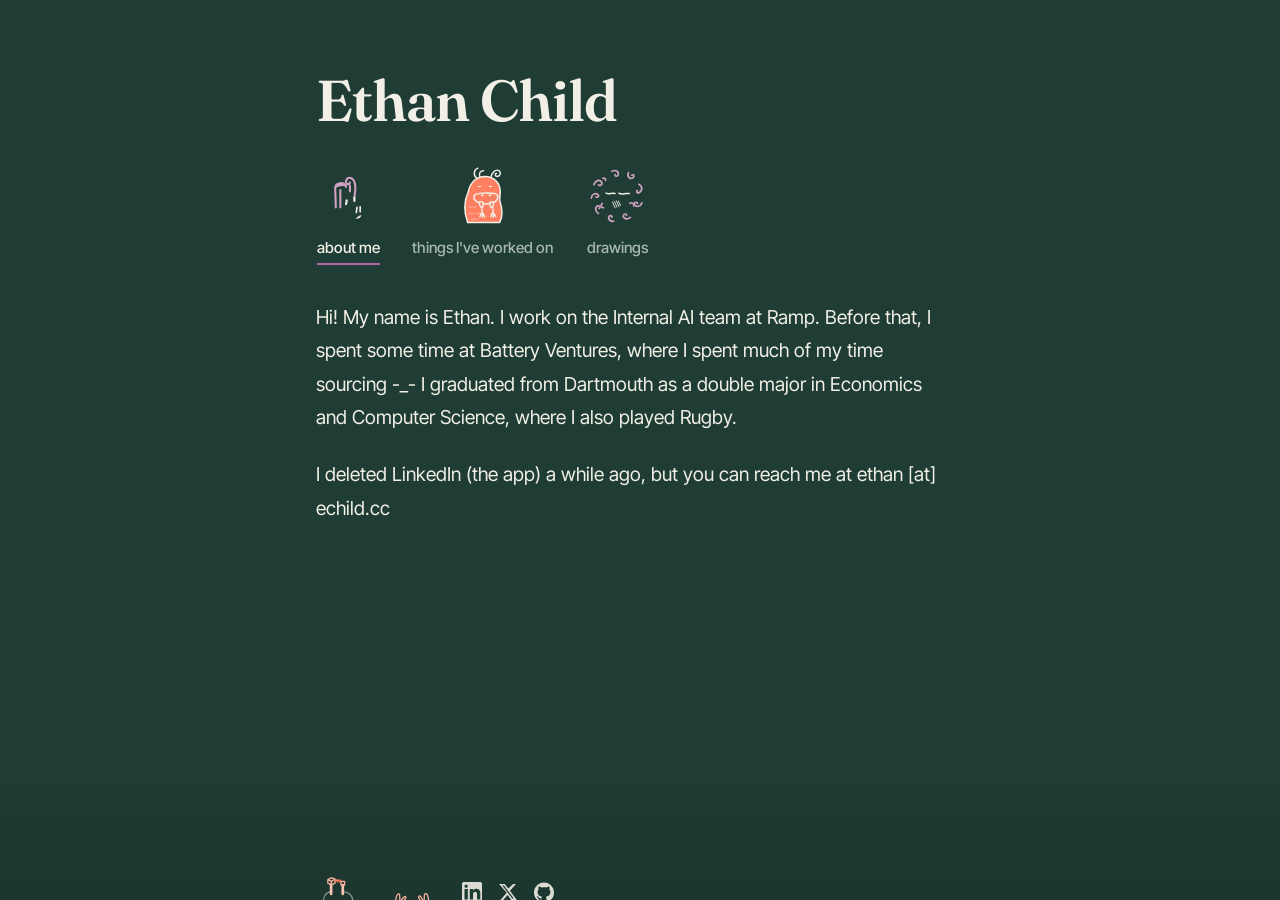
<file: index.html>
<!DOCTYPE html>
<html lang="en">
<head>
  <meta charset="UTF-8" />
  <meta name="viewport" content="width=device-width, initial-scale=1.0" />
  <title>Ethan Child</title>
  <link rel="stylesheet" href="style.css" />
  <link rel="icon" type="image/svg+xml" href="favicon.svg" />
  <link rel="preconnect" href="https://fonts.googleapis.com" />
  <link rel="preconnect" href="https://fonts.gstatic.com" crossorigin />
  <link rel="stylesheet" href="https://fonts.googleapis.com/css2?family=Fraunces:opsz,wght@9..144,400;9..144,600&family=Inter+Tight:wght@400;500;600&display=swap" />
  <script src="settings.js"></script>
</head>
<body class="no-anim">

  <!-- ── Inside ── -->
  <div class="shell">
    <div class="landing">
      <div class="name">Ethan Child</div>

      <nav class="landing-nav">
        <a href="#about" data-page="about">
          <svg class="critter minimal" viewBox="0 0 100 100" aria-hidden="true">
            <path class="feature" d="M31 74 L30 44 C30 35 44 33 47 42" />
            <path class="feature" d="M38 74 L38 47" />
            <path class="feature-fill" d="M29 45 C30 34 45 32 48 42 C44 40 36 39 29 45 Z" />
            <path class="feature" d="M60 58 C63 44 62 30 54 28 C48 27 45 33 48 37 C50 39 53 37 53 35" />
            <path class="feature" d="M53 40 L53 49" />
            <g class="eye" data-r="4"><g class="look"><path class="tick" d="M48 63 L47 69" /></g></g>
            <g class="eye" data-r="4"><g class="look"><path class="tick" d="M60 59 L60 64" /></g></g>
            <path class="mark" d="M64 74 L63 82 M69 73 L69 81" />
            <path class="ink-fill" d="M62 92 C64 89 68 87 71 86 C70 90 67 92 62 92 Z" />
          </svg>
          <span>about me</span>
        </a>
        <a href="#built" data-page="built">
          <svg class="critter horned" style="--crit: var(--p2)" viewBox="0 0 100 100" aria-hidden="true">
            <path class="line" d="M62 24 C63 15 70 9 75 12 C79 15 77 21 72 21 C69 21 68 17 71 16" />
            <path class="line" d="M40 24 C34 18 36 10 42 8 M45 22 C43 16 46 12 51 12" />
            <path class="body" d="M26 93 C20 76 21 58 27 45 C30 30 40 21 53 21 C67 21 77 31 77 45 L76 58 C80 70 81 84 76 93 Z" />
            <path class="fine" d="M28 68 q3 4 6 0 q3 4 6 0 M27 78 q3 4 6 0 q3 4 6 0 q3 4 6 0 M30 87 q3 4 6 0 q3 4 6 0" />
            <g class="eye"><circle class="sclera" cx="44" cy="37" r="6.5" /><circle class="pupil" cx="44" cy="37" r="2" /></g>
            <g class="eye"><circle class="sclera" cx="62" cy="37" r="6.5" /><circle class="pupil" cx="62" cy="37" r="2" /></g>
            <path class="body" d="M36 52 C36 46 72 45 73 51 C74 59 67 64 55 64 C43 64 35 59 36 52 Z" />
            <path class="line" d="M48 51 q1 -2 2 0 M60 51 q1 -2 2 0" />
            <path class="body" d="M44 61 q1 9 5 9 q2 -4 1 -9 Z M61 61 q-1 9 3 9 q3 -2 2 -9 Z" />
            <path class="line" d="M48 72 l1 7 M47 79 l-2 5 M49 79 l0 6 M50 79 l3 5 M66 72 l-1 7 M64 79 l-2 5 M66 79 l0 6 M67 79 l3 5" />
          </svg>
          <span>things I've worked on</span>
        </a>
        <a href="#drawings" data-page="drawings">
<svg class="critter minimal scribble" viewBox="0 0 100 100" aria-hidden="true">
            <path class="curl" d="M14 34 c2 -7 9 -9 12 -4 c2 4 -3 7 -5 4" />
            <path class="curl" d="M42 13 c5 -3 11 0 10 5 c-1 4 -6 3 -5 0" />
            <path class="curl" d="M68 15 c-3 6 2 11 7 8 c3 -2 1 -6 -2 -4" />
            <path class="curl" d="M84 33 c6 3 6 10 1 13 c-3 2 -6 -1 -3 -3" />
            <path class="curl" d="M89 62 c-2 6 -9 8 -12 3 c-1 -3 3 -5 5 -2" />
            <path class="curl" d="M71 85 c-5 4 -12 2 -11 -3 c1 -3 5 -3 5 0" />
            <path class="curl" d="M45 91 c-6 1 -10 -4 -7 -8 c2 -2 5 0 4 2" />
            <path class="curl" d="M21 79 c-5 -3 -6 -10 -1 -12 c3 -1 5 3 2 4" />
            <path class="curl" d="M10 55 c0 -6 6 -9 10 -6 c3 2 0 6 -3 4" />
            <path class="curl" d="M27 63 c-3 3 -2 7 2 7" />
            <path class="curl" d="M70 63 c3 -2 7 0 6 4" />
            <path class="curl" d="M28 24 c3 -1 5 1 4 3" />
            <g class="eye" data-r="5">
              <path class="ink-line lid" d="M33 47 Q36.5 48.6 40 47.8 Q43.5 47 47 47.6" />
              <g class="open"><path class="ink-line" d="M32.3 45 C32.6 39.5 37 37.6 41 38.1 C45.6 38.7 48.3 42.6 47.8 46.6 C47.3 51 43.6 54 39.6 53.8 C35.4 53.6 32.1 50.2 32.4 46.2 C32.5 45 33 44 33.7 43.2" />
              <g class="look"><ellipse class="ink-fill" cx="40.5" cy="48.5" rx="2.2" ry="3.3" /></g></g>
            </g>
            <g class="eye" data-r="5">
              <path class="ink-line lid" d="M53 47.4 Q57 48.8 61 48 Q65 47.2 69 47.8" />
              <g class="open"><path class="ink-line" d="M52.3 46 C52.6 40.4 57 37.6 61.5 37.9 C66.5 38.3 70.2 42.3 69.9 47.4 C69.6 52.2 65.6 56 60.8 55.8 C56 55.6 52.2 51.6 52.4 46.8 C52.5 45.6 53 44.6 53.8 43.8" />
              <g class="look"><circle class="ink-fill" cx="59" cy="50" r="2.4" /></g></g>
            </g>
            <path class="mark hatch" d="M43 61 L47 70 M46 60 L50 69 M49 59.5 L53 68 M52 59.5 L55.5 66.5" />
          </svg>
          <span>drawings</span>
        </a>
      </nav>

      <!-- Home -->
      <div id="page-about" class="page-content">
        <div class="about-text">
          <p>
            Hi! My name is Ethan. I work on the Internal AI team at Ramp. Before that, I spent some time at Battery Ventures, where I spent much of my time sourcing -_-
            I graduated from Dartmouth as a double major in Economics and Computer Science, where I also played Rugby.
          </p>
          <p>
            I deleted LinkedIn (the app) a while ago, but you can reach me at ethan [at] echild.cc
          </p>
        </div>
      </div>

      <!-- Built -->
      <!-- Drawings -->
      <div id="page-drawings" class="page-content" hidden>
        <div class="carousel" aria-roledescription="carousel" aria-label="Drawings">
          <div class="carousel-stage"></div>
          <div class="carousel-count" aria-live="polite"></div>
        </div>
      </div>

      <div id="page-built" class="page-content" hidden>
        <ul class="built-list">
          <li>
            <span class="label">Glass</span>
            <span class="impact">helped organize plugins / connectors</span>
          </li>
          <li>
            <span class="label">Connectors service</span>
            <span class="impact">an internal mcp service that supports all of ramp's agents</span>
          </li>
          <li>
            <span class="label">AI email writing agent for Ramp AEs</span>
            <span class="impact">Saved $3M (and counting)!</span>
          </li>
          <li>
            <span class="label">Escalation path from Ramp's CX team to the Post-Sales (AM) team</span>
            <span class="impact">Adopted as the primary means of escalation</span>
          </li>
          <li>
            <span class="label">Checkers Transformer</span>
            <span class="impact">Trained a Transformer Model to play Checkers</span>
          </li>
          <li>
            <span class="label">Video Game Music MIDI Transformer</span>
            <span class="impact">Trained a Transformer to generate video game music MIDI files</span>
          </li>
          <li>
            <span class="label">Built an AI SDR co-pilot for the Ramp Hackathon</span>
            <span class="impact">Got runner up!</span>
          </li>
          <li>
            <span class="label">Sourced a lot of companies for Battery</span>
            <span class="impact">So much sourcing. Lots of companies.</span>
          </li>
        </ul>
      </div>

      <div class="ground" aria-hidden="true"></div>
      <footer class="social">
        <svg class="critter minimal robot" style="--crit: var(--p2)" viewBox="0 0 100 100" aria-hidden="true">
          <path class="outline" d="M26 40 C26 31 33 26 40 26 M56 26 C66 26 74 31 75 42 M24 47 C22 60 24 74 28 84 M76 50 C78 62 76 74 72 82 M34 92 C46 96 60 94 70 88" />
          <path class="post" d="M38.5 30 L38.5 14 M58 30 L58 15" />
          <path class="feature thin" d="M33 6 L39 3 L45 5 L45 12 L39 15 L33 12 Z M33 6 L39 9 L45 5 M39 9 L39 15" />
          <path class="feature thin" d="M55 9 L61 9 L61 15 L55 15 Z" />
          <path class="spark" d="M45 9 l2 -3 l2 4 l2 -4 l2 4 l2 -3" />
          <path class="ink-line" d="M27 50 L33 45 L42 46 L45 52 L42 59 L32 60 L27 55 Z M52 50 L58 47 L67 48 L69 55 L66 61 L56 61 L52 56 Z" />
          <path class="ink-line" d="M45 51 Q48.5 48 52 51 M69 54 L78 52" />
          <path class="mark hatch" d="M33 50 l2 5 M35.5 49.5 l2 5 M38 49.5 l2 5 M58 52 l2 5 M60.5 51.5 l2 5 M63 51.5 l2 5" />
          <path class="ink-line" d="M29 69 L45 70 L44 80 L30 79 Z M34.5 69.3 L34.3 79.3 M40 69.6 L39.6 79.6 M29.5 74.2 L44.5 75" />
        </svg>
        <svg class="critter minimal stag" style="--crit: var(--p2)" viewBox="0 0 100 100" aria-hidden="true">
          <path class="feature thin" d="M41 66 C30 60 22 50 23 40 C23.5 35 25 31 27 30 Q30 29.5 29.5 33 C28.5 41 31 51 46 62" />
          <path class="feature thin" d="M30.6 43.5 C32 40 34 37 37 34.5 Q40.5 33.5 39.5 37 C37.5 39.5 35 43 32.5 47.9" />
          <path class="feature thin" d="M59 66 C70.5 59.5 78.5 49.5 77.5 39.5 C77 34.5 75.5 30.5 73.5 29.5 Q70.2 29.2 70.6 32.8 C71.6 41 69 51 54 62" />
          <path class="feature thin" d="M69.4 43.5 C68 40 66.5 36.5 64 33.5 Q60.5 32.5 61 36 C63 39 65 43 67.5 47.9" />
          <!-- Head turned slightly right: near eye wide, far eye narrow and higher; nose and smile follow. -->
          <g class="eye" data-r="4"><g class="look"><path class="ink-line fine-eye" transform="translate(41 74) rotate(16) scale(0.7) translate(-41 -74)" d="M35.5 74 C35 70.8 38 69.6 40.3 70.8 C41.4 71.4 42.2 71.3 43.4 70.7 C45.8 69.6 47.6 72 46.6 74.6 C45.6 77.3 42.6 78.2 39.6 77.6 C37.4 77.2 35.9 76 35.5 74 Z" /></g></g>
          <g class="eye" data-r="4"><g class="look"><path class="ink-line fine-eye" transform="translate(58 71) rotate(10) scale(0.8) translate(-58 -71)" d="M57 66.5 C59 65.6 60.6 67 60.3 69 C60.1 70.2 60.8 71.4 60.6 73 C60.3 75.4 58.2 76.4 56.9 75.3 C55.7 74.3 55.9 72.4 56 70.8 C56.1 69.2 55.4 67.4 57 66.5 Z" /></g></g>
          <path class="mark" d="M51 81.5 L51.4 84.5 M55.6 80.8 L56 83.8" />
          <path class="mark" d="M48.5 89.5 Q54 93.5 59 88" />
        </svg>
        <a class="linkedin" href="https://linkedin.com/in/ethan-child" target="_blank" rel="noopener" aria-label="LinkedIn">
          <svg viewBox="0 0 24 24" xmlns="http://www.w3.org/2000/svg">
            <rect width="24" height="24" rx="2" fill="currentColor"/>
            <path class="li-in" d="M6.94 5a2 2 0 1 1-4-.002A2 2 0 0 1 6.94 5zM7 8.48H3V21h4V8.48zm6.32 0H9.34V21h3.94v-6.57c0-3.66 4.77-4 4.77 0V21H22v-7.93c0-6.17-7.06-5.94-8.72-2.91l.04-1.68z"/>
          </svg>
        </a>
        <a href="https://x.com/eboppu" target="_blank" rel="noopener" aria-label="X">
          <svg viewBox="0 0 24 24" xmlns="http://www.w3.org/2000/svg">
            <path d="M18.244 2.25h3.308l-7.227 8.26 8.502 11.24H16.17l-4.714-6.231-5.401 6.231H2.746l7.73-8.835L1.254 2.25H8.08l4.253 5.622 5.911-5.622zm-1.161 17.52h1.833L7.084 4.126H5.117z"/>
          </svg>
        </a>
        <a href="https://github.com/Ebop14" target="_blank" rel="noopener" aria-label="GitHub">
          <svg viewBox="0 0 24 24" xmlns="http://www.w3.org/2000/svg">
            <path d="M12 .5C5.37.5 0 5.87 0 12.5c0 5.3 3.44 9.8 8.21 11.39.6.11.82-.26.82-.58 0-.29-.01-1.04-.02-2.05-3.34.73-4.04-1.61-4.04-1.61-.55-1.39-1.34-1.76-1.34-1.76-1.09-.75.08-.73.08-.73 1.21.09 1.84 1.24 1.84 1.24 1.07 1.84 2.81 1.31 3.5 1 .11-.78.42-1.31.76-1.61-2.67-.3-5.47-1.34-5.47-5.94 0-1.31.47-2.38 1.24-3.22-.13-.31-.54-1.53.12-3.18 0 0 1.01-.32 3.3 1.23a11.5 11.5 0 0 1 3-.4c1.02 0 2.05.14 3 .4 2.29-1.55 3.3-1.23 3.3-1.23.66 1.65.25 2.87.12 3.18.77.84 1.24 1.91 1.24 3.22 0 4.61-2.81 5.63-5.49 5.93.43.37.81 1.1.81 2.22 0 1.61-.01 2.9-.01 3.29 0 .32.21.7.82.58A12.01 12.01 0 0 0 24 12.5C24 5.87 18.63.5 12 .5z"/>
          </svg>
        </a>
      </footer>
    </div>
  </div>

  <div class="scrollbar" aria-hidden="true"><div class="scrollbar-thumb"></div></div>

  <div class="lightbox" hidden>
    <button class="lightbox-close" aria-label="Close">
      <svg viewBox="0 0 16 16" aria-hidden="true">
        <path class="ic-line" d="M4 4 L12 12 M12 4 L4 12" />
      </svg>
    </button>
    <button class="lightbox-nav prev" aria-label="Previous">
      <svg viewBox="0 0 16 16" aria-hidden="true">
        <path class="ic-line" d="M10 3 L5 8 L10 13" />
      </svg>
    </button>
    <div class="lightbox-figure">
      <div class="lightbox-peek"></div>
      <img alt="" />
    </div>
    <button class="lightbox-nav next" aria-label="Next">
      <svg viewBox="0 0 16 16" aria-hidden="true">
        <path class="ic-line" d="M6 3 L11 8 L6 13" />
      </svg>
    </button>
    <div class="lightbox-counter" aria-hidden="true"></div>
  </div>

  <script>
    const body = document.body;
    const nav = document.querySelectorAll('.landing-nav a');
    const pages = document.querySelectorAll('.page-content');
    const PAGES = ['about', 'built', 'drawings'];
    const reduceMotion = matchMedia('(prefers-reduced-motion: reduce)').matches;

    // ── Page routing ──
    function showPage(page) {
      pages.forEach(p => p.hidden = p.id !== 'page-' + page);
      nav.forEach(n => {
        const on = n.dataset.page === page;
        n.classList.toggle('active', on);
        if (on) n.setAttribute('aria-current', 'page');
        else n.removeAttribute('aria-current');
      });
    }

    const route = () => {
      showPage(PAGES.includes(location.hash.slice(1)) ? location.hash.slice(1) : 'about');
      startCards();
    };

    window.addEventListener('hashchange', route);
    window.addEventListener('popstate', route);

    // ── Critter eyes ──
    // Eyes with a sclera carry every style (see EYE_STYLES in themes.js);
    // :root[data-eyes] decides which one shows. Eyes don't follow the cursor.
    const SVGNS = 'http://www.w3.org/2000/svg';
    const svgEl = (tag, attrs, parent) => {
      const n = document.createElementNS(SVGNS, tag);
      Object.entries(attrs).forEach(([k, v]) => n.setAttribute(k, v));
      parent.appendChild(n);
      return n;
    };

    document.querySelectorAll('.eye').forEach(eye => {
      const sclera = eye.querySelector('.sclera');
      if (!sclera) return;
      const cx = +sclera.getAttribute('cx');
      const cy = +sclera.getAttribute('cy');
      const r = +sclera.getAttribute('r');

      // Bean: solid dark oval with a catchlight, no whites.
      svgEl('ellipse', { class: 'bean', cx, cy, rx: r * 0.5, ry: r * 0.64 }, eye);
      svgEl('circle', { class: 'glint', cx: cx - r * 0.17, cy: cy - r * 0.27, r: r * 0.18 }, eye);

      // Pixel: a 2×3 block with one highlight pixel, on a grid of u.
      const u = r * 0.38;
      const px = svgEl('g', { class: 'px' }, eye);
      svgEl('rect', { class: 'k', x: cx - u, y: cy - 1.5 * u, width: 2 * u, height: 3 * u }, px);
      svgEl('rect', { class: 'w', x: cx - u, y: cy - 1.5 * u, width: u, height: u }, px);
    });

    document.querySelectorAll('.built-list li').forEach(li => {
      li.addEventListener('click', () => li.classList.toggle('revealed'));
    });

    // Wrap all text nodes into letter spans
    function wrapLetters(el) {
      Array.from(el.childNodes).forEach(node => {
        if (node.nodeType === 3) {
          const frag = document.createDocumentFragment();
          node.textContent.split('').forEach(char => {
            if (char.trim() === '') {
              frag.appendChild(document.createTextNode(char));
            } else {
              const s = document.createElement('span');
              s.className = 'nl';
              s.textContent = char;
              frag.appendChild(s);
            }
          });
          node.parentNode.replaceChild(frag, node);
        } else if (node.nodeType === 1 && !['SCRIPT','STYLE','A','BUTTON'].includes(node.tagName)) {
          wrapLetters(node);
        }
      });
    }

    document.querySelectorAll('.name, .page-content').forEach(wrapLetters);

    // Key highlight — per-span timeouts fix multi-letter fade-out
    const spanTimeouts = new WeakMap();
    document.addEventListener('keydown', e => {
      if (e.key.length !== 1) return;
      const key = e.key.toLowerCase();
      document.querySelectorAll('.nl').forEach(span => {
        if (span.textContent.toLowerCase() === key) {
          span.classList.add('lit');
          clearTimeout(spanTimeouts.get(span));
          spanTimeouts.set(span, setTimeout(() => span.classList.remove('lit'), 1400));
        }
      });
    });

    // ── Drawings ──
    const drawingSources = [
      'photos/drawing-1.jpeg',
      'photos/drawing-2.jpeg',
      'photos/drawing-3.jpeg',
      'photos/drawing-4.jpeg',
      'photos/drawing-5.jpeg',
      'photos/drawing-6.jpeg',
      'photos/drawing-7.jpeg'
    ];

    // The original sketches each critter was traced from.
    // Each critter peeks over the top of the sketch it came from.
    const originSources = [
      { src: 'photos/origins/horned.jpg', critter: '.landing-nav a[data-page="built"] .critter', crit: 'var(--p2)' },
      { src: 'photos/origins/antennae.jpg', critter: '.landing-nav a[data-page="about"] .critter', crit: 'var(--p3)' },
      { src: 'photos/origins/antlers.jpg', critter: '.social .stag', crit: 'var(--p2)' },
      { src: 'photos/origins/robot.jpg', critter: '.social .robot', crit: 'var(--p2)' },
      { src: 'photos/origins/scribble.jpg', critter: '.landing-nav a[data-page="drawings"] .critter', crit: 'var(--p3)' },
    ];

    // One set: the critters' sketches first, then the rest of the drawings.
    const sketches = [...originSources, ...drawingSources.map(src => ({ src }))];

    // ── Carousel ──
    // Cards float across a full-bleed stage. The one nearest the center is lifted
    // and lit; the rest shrink, tilt and dim toward the edges. It advances by
    // itself, pauses while you touch it, and wraps around.
    const carousel = document.querySelector('.carousel');
    const stage = carousel.querySelector('.carousel-stage');
    const carouselCount = carousel.querySelector('.carousel-count');
    const nameEl = document.querySelector('.name');
    const N = sketches.length;
    const mod = (a, n) => ((a % n) + n) % n;

    const cards = sketches.map(({ src, critter, crit }, i) => {
      const card = document.createElement('div');
      card.className = 'card' + (i % 2 ? ' peek-left' : '');
      const b = document.createElement('button');
      b.type = 'button';
      b.className = 'sketch';
      b.setAttribute('aria-label', 'Open drawing ' + (i + 1));
      b.innerHTML = '<img src="' + src + '" alt="" draggable="false" />';
      // A copy of the finished critter, tucked behind its sketch's top edge.
      if (critter) {
        const peek = document.querySelector(critter).cloneNode(true);
        peek.classList.add('peek');
        peek.style.setProperty('--crit', crit);
        card.appendChild(peek);
      }
      card.appendChild(b);
      stage.appendChild(card);
      return { card, b };
    });

    let pos = 0, target = 0, paused = false, dragging = false, lastAdvance = 0;
    let cardsRaf = 0, lastT = 0, hovering = false;
    const ADVANCE_MS = 8000;

    // Move the target to the nearest copy of card k.
    const goTo = k => { target += mod(k - target + N / 2, N) - N / 2; lastAdvance = performance.now(); };

    function layoutCards(t) {
      const w = stage.clientWidth;
      const cw = cards[0].card.offsetWidth;
      const spacing = cw * 1.08;
      // The focused card's left edge lines up with the text column (the name above).
      const anchor = nameEl.getBoundingClientRect().left - stage.getBoundingClientRect().left + cw / 2;
      const still = reduceMotion;
      let focus = 0, best = 9;
      cards.forEach(({ card, b }, i) => {
        const d = mod(i - pos + N / 2, N) - N / 2;
        const ad = Math.abs(d);
        const c = Math.max(0, 1 - ad);
        const x = anchor + d * spacing;
        const bob = still ? 0 : Math.sin(t / 2800 + i * 1.9) * 7 * (0.4 + c);
        const y = d * d * 5 + bob;
        const rot = Math.max(-1, Math.min(1, d)) * 5 + (still ? 0 : Math.sin(t / 4200 + i * 2.3) * 0.8);
        const scale = 0.74 + 0.3 * c;
        card.style.transform = `translate(-50%, -50%) translate(${x.toFixed(1)}px, ${y.toFixed(1)}px) rotate(${rot.toFixed(2)}deg) scale(${scale.toFixed(3)})`;
        // Cards are already at full opacity as they cross the screen edge; they only
        // fade once fully out of view, so nothing pops in while dragging.
        card.style.opacity = ((0.45 + 0.55 * c) * (1 - Math.min(1, Math.max(0, x - w) / (cw * 0.9)))).toFixed(3);
        card.style.zIndex = Math.round(100 - ad * 10);
        card.style.visibility = x > w + cw || x < -cw ? 'hidden' : '';
        if (ad < best) { best = ad; focus = i; }
      });
      cards.forEach(({ card, b }, i) => {
        const on = i === focus;
        card.classList.toggle('focus', on);
        b.tabIndex = on ? 0 : -1;
      });
      carouselCount.style.paddingLeft = (anchor - cw / 2) + 'px';
      carouselCount.textContent = (focus + 1) + ' / ' + N;
    }

    function tick(t) {
      cardsRaf = 0;
      if (!carousel.offsetParent) return;           // page hidden: stop until shown again
      const dt = Math.min(0.05, (t - (lastT || t)) / 1000);
      lastT = t;
      if (!dragging) {
        if (!paused && !hovering && !reduceMotion && lightbox.hidden && t - lastAdvance > ADVANCE_MS) {
          target = Math.round(target) + 1;
          lastAdvance = t;
        }
        pos += (target - pos) * (1 - Math.exp(-dt * 1.4));
        if (Math.abs(target - pos) < 0.0005) pos = target;
      }
      layoutCards(t);
      cardsRaf = requestAnimationFrame(tick);
    }
    const startCards = () => { if (!cardsRaf) { lastT = 0; lastAdvance = performance.now(); cardsRaf = requestAnimationFrame(tick); } };

    // Drag to move; a click on the centered card opens it, on any other card brings it forward.
    let dragX = 0, dragPos = 0, dragMoved = 0, dragV = 0, dragLastX = 0, dragLastT = 0;
    stage.addEventListener('pointerdown', e => {
      dragging = true; dragMoved = 0; dragV = 0;
      dragX = dragLastX = e.clientX; dragLastT = performance.now(); dragPos = pos;
      stage.setPointerCapture(e.pointerId);
    });
    stage.addEventListener('pointermove', e => {
      if (!dragging) return;
      const spacing = cards[0].card.offsetWidth * 1.08;
      dragMoved = Math.max(dragMoved, Math.abs(e.clientX - dragX));
      pos = dragPos - (e.clientX - dragX) / spacing;
      const now = performance.now();
      dragV = (dragLastX - e.clientX) / spacing / Math.max(1, now - dragLastT) * 1000;
      dragLastX = e.clientX; dragLastT = now;
      target = pos;
    });
    const endDrag = e => {
      if (!dragging) return;
      dragging = false;
      if (dragMoved > 6) {
        target = Math.round(pos + Math.max(-2, Math.min(2, dragV * 0.25)));
        lastAdvance = performance.now();
      } else {
        const hit = e.target.closest && e.target.closest('.card');
        const i = hit ? cards.findIndex(c => c.card === hit) : -1;
        if (i >= 0) {
          if (Math.abs(mod(i - pos + N / 2, N) - N / 2) < 0.5) openLightbox(i);
          else goTo(i);
        }
      }
    };
    stage.addEventListener('pointerup', endDrag);
    stage.addEventListener('pointercancel', endDrag);
    stage.addEventListener('click', e => { if (dragMoved > 6) e.stopPropagation(); });

    // Keyboard focus on a card brings it to the center (Enter opens it via its button).
    stage.addEventListener('keydown', e => {
      if (e.key === 'Enter' || e.key === ' ') {
        e.preventDefault();
        const i = cards.findIndex(c => c.b === document.activeElement);
        if (i >= 0) openLightbox(i);
      }
    });
    stage.addEventListener('focusin', e => { paused = true; const i = cards.findIndex(c => c.b === e.target); if (i >= 0) goTo(i); });
    stage.addEventListener('focusout', () => { paused = false; lastAdvance = performance.now(); });
    carousel.addEventListener('pointerenter', () => hovering = true);
    carousel.addEventListener('pointerleave', () => { hovering = false; lastAdvance = performance.now(); });
    carousel.addEventListener('wheel', e => {
      if (Math.abs(e.deltaX) <= Math.abs(e.deltaY)) return;
      e.preventDefault();
      target = pos + e.deltaX / (cards[0].card.offsetWidth * 1.08);
      clearTimeout(carousel._snap);
      carousel._snap = setTimeout(() => { target = Math.round(target); }, 120);
    }, { passive: false });
    document.addEventListener('keydown', e => {
      if (!lightbox.hidden || !carousel.offsetParent || e.target.closest('input, textarea')) return;
      if (e.key === 'ArrowLeft') { target = Math.round(target) - 1; lastAdvance = performance.now(); }
      else if (e.key === 'ArrowRight') { target = Math.round(target) + 1; lastAdvance = performance.now(); }
    });

    const lightbox = document.querySelector('.lightbox');
    const lightboxImg = lightbox.querySelector('img');
    const lightboxClose = lightbox.querySelector('.lightbox-close');
    const lightboxPrev = lightbox.querySelector('.lightbox-nav.prev');
    const lightboxNext = lightbox.querySelector('.lightbox-nav.next');
    const lightboxCounter = lightbox.querySelector('.lightbox-counter');

    let lightboxIndex = 0;

    const lightboxPeek = lightbox.querySelector('.lightbox-peek');

    function renderLightbox() {
      const item = sketches[lightboxIndex];
      lightboxImg.classList.remove('loaded');
      lightboxImg.src = item.src;
      lightboxCounter.textContent = (lightboxIndex + 1) + ' / ' + sketches.length;

      // A critter's sketch gets the critter itself, peeking over the photo.
      lightboxPeek.replaceChildren();
      if (item.critter) {
        const peek = document.querySelector(item.critter).cloneNode(true);
        peek.classList.add('peek');
        peek.style.setProperty('--crit', item.crit);
        lightboxPeek.appendChild(peek);
      }
    }

    lightboxImg.addEventListener('load', () => lightboxImg.classList.add('loaded'));

    function openLightbox(index) {
      lightboxIndex = index;
      renderLightbox();
      lightbox.hidden = false;
      requestAnimationFrame(() => lightbox.classList.add('open'));
    }

    function stepLightbox(dir) {
      const n = sketches.length;
      lightboxIndex = (lightboxIndex + dir + n) % n;
      renderLightbox();
    }

    function closeLightbox() {
      lightbox.classList.remove('open');
      goTo(lightboxIndex);
      lightbox.addEventListener('transitionend', () => {
        lightbox.hidden = true;
        lightboxImg.src = '';
      }, { once: true });
    }

    lightbox.addEventListener('click', e => {
      if (e.target === lightbox) closeLightbox();
    });
    lightboxClose.addEventListener('click', closeLightbox);
    lightboxPrev.addEventListener('click', e => { e.stopPropagation(); stepLightbox(-1); });
    lightboxNext.addEventListener('click', e => { e.stopPropagation(); stepLightbox(1); });
    document.addEventListener('keydown', e => {
      if (lightbox.hidden) return;
      if (e.key === 'Escape') closeLightbox();
      else if (e.key === 'ArrowLeft') stepLightbox(-1);
      else if (e.key === 'ArrowRight') stepLightbox(1);
    });

    // ── Peeking footer ──
    // Floats up when the pointer comes within reach of the bottom edge.
    const footer = document.querySelector('.social');
    document.addEventListener('pointermove', e => {
      footer.classList.toggle('up', e.clientY > innerHeight - 130);
    });
    document.documentElement.addEventListener('pointerleave', () => footer.classList.remove('up'));

    // ── Scrollbar ──
    // Our own bar in place of the browser's: faint at rest, brighter while
    // scrolling or hovered; drag the thumb or click the track to move.
    const bar = document.querySelector('.scrollbar');
    const thumb = bar.querySelector('.scrollbar-thumb');
    let barTimer = 0;

    function updateScrollbar() {
      const max = document.documentElement.scrollHeight - innerHeight;
      bar.classList.toggle('none', max <= 1 || body.dataset.state !== 'inside');
      if (max <= 1) return;
      const track = bar.clientHeight;
      const size = Math.max(40, track * innerHeight / document.documentElement.scrollHeight);
      thumb.style.height = size + 'px';
      thumb.style.transform = `translateY(${(track - size) * scrollY / max}px)`;
    }

    window.addEventListener('scroll', () => {
      updateScrollbar();
      bar.classList.add('active');
      clearTimeout(barTimer);
      barTimer = setTimeout(() => bar.classList.remove('active'), 900);
    }, { passive: true });
    window.addEventListener('resize', updateScrollbar);
    new ResizeObserver(updateScrollbar).observe(document.querySelector('.shell'));

    thumb.addEventListener('pointerdown', e => {
      e.preventDefault();
      thumb.setPointerCapture(e.pointerId);
      bar.classList.add('dragging');
      const startY = e.clientY;
      const startScroll = scrollY;
      const max = document.documentElement.scrollHeight - innerHeight;
      const range = bar.clientHeight - thumb.offsetHeight;
      const move = ev => scrollTo(0, startScroll + (ev.clientY - startY) / range * max);
      const end = () => {
        bar.classList.remove('dragging');
        thumb.removeEventListener('pointermove', move);
      };
      thumb.addEventListener('pointermove', move);
      thumb.addEventListener('pointerup', end, { once: true });
      thumb.addEventListener('pointercancel', end, { once: true });
    });

    bar.addEventListener('pointerdown', e => {
      if (e.target !== bar) return;
      const rect = bar.getBoundingClientRect();
      const max = document.documentElement.scrollHeight - innerHeight;
      scrollTo({ top: (e.clientY - rect.top) / rect.height * max, behavior: 'smooth' });
    });

    // ?embed=critters: just the critters, big, for the eyes comparison page.
    if (new URLSearchParams(location.search).get('embed') === 'critters') {
      document.documentElement.classList.add('embed-critters');
    }

    // ── Initial state ──
    route();
    requestAnimationFrame(() => requestAnimationFrame(() => body.classList.remove('no-anim')));
  </script>
</body>
</html>
</file>
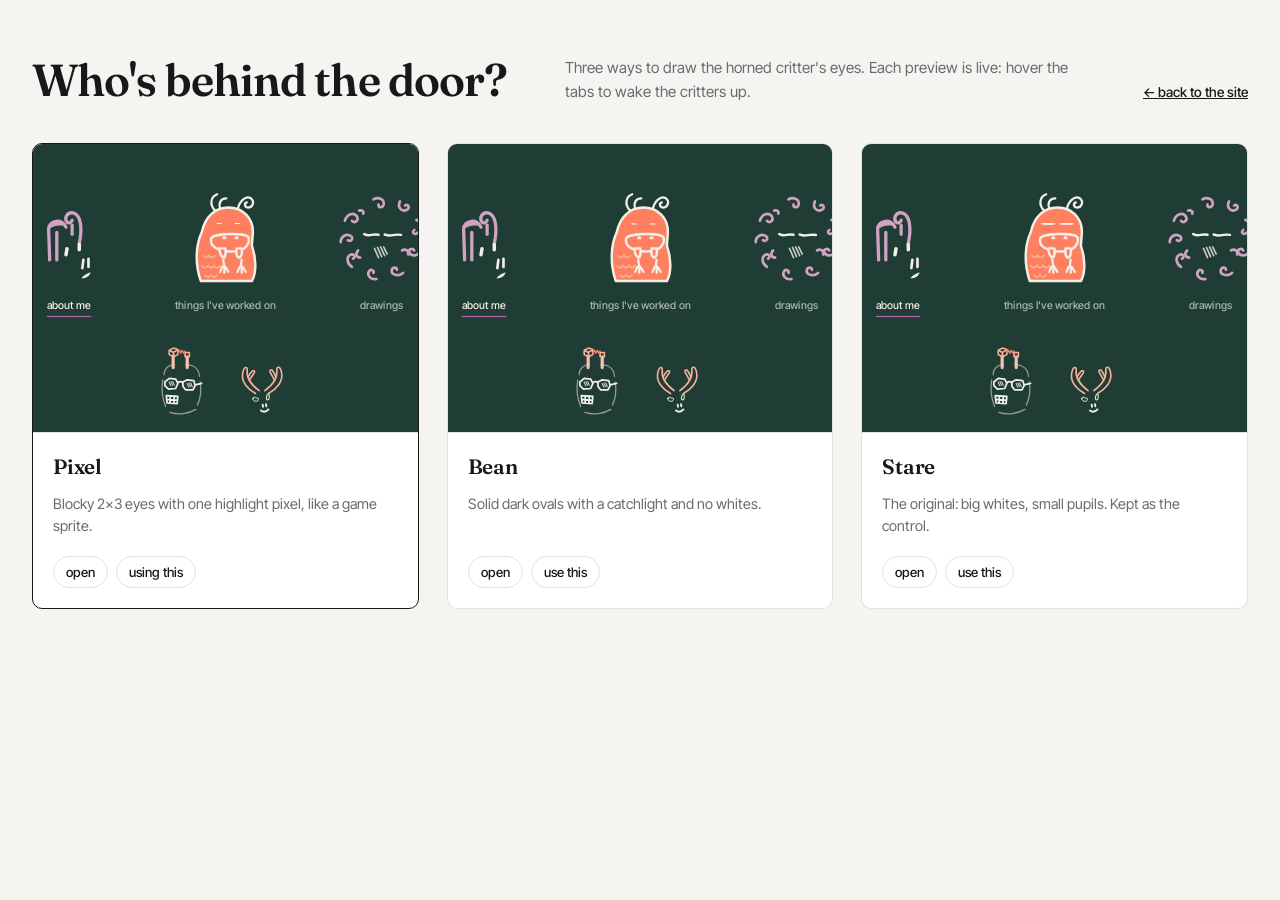
<file: eyes.html>
<!DOCTYPE html>
<html lang="en">
<head>
  <meta charset="UTF-8" />
  <meta name="viewport" content="width=device-width, initial-scale=1.0" />
  <title>Eyes — Ethan Child</title>
  <link rel="icon" type="image/svg+xml" href="favicon.svg" />
  <link rel="preconnect" href="https://fonts.googleapis.com" />
  <link rel="preconnect" href="https://fonts.gstatic.com" crossorigin />
  <link rel="stylesheet" href="https://fonts.googleapis.com/css2?family=Fraunces:opsz,wght@9..144,400;9..144,600&family=Inter+Tight:wght@400;500;600&display=swap" />
  <script>window.NO_SETTINGS_APPLY = true;</script>
  <script src="settings.js"></script>
  <link rel="stylesheet" href="lab.css" />
</head>
<body>
  <header>
    <div>
      <h1>Who's behind the door?</h1>
    </div>
    <p>
      Three ways to draw the horned critter's eyes. Each preview is live: hover the
      tabs to wake the critters up.
    </p>
    <a class="back" href="index.html">← back to the site</a>
  </header>

  <main class="grid"></main>

  <script>
    const grid = document.querySelector('.grid');
    let picked = null;
    try { picked = localStorage.getItem('eyes'); } catch (e) {}
    picked = picked || EYE_STYLES[0].id;

    EYE_STYLES.forEach(style => {
      const card = document.createElement('article');
      card.className = 'card' + (style.id === picked ? ' picked' : '');
      card.innerHTML = `
        <div class="frame">
          <iframe src="index.html?eyes=${style.id}&embed=critters#about" style="width:640px;height:480px" title="${style.name} eyes preview" loading="lazy"></iframe>
        </div>
        <div class="meta">
          <div class="title-row">
            <h2>${style.name}</h2>
          </div>
          <p class="note">${style.note}</p>
          <div class="actions">
            <a href="index.html?eyes=${style.id}">open</a>
            <button type="button" data-pick>${style.id === picked ? 'using this' : 'use this'}</button>
          </div>
        </div>`;
      card.querySelector('[data-pick]').addEventListener('click', () => {
        applyEyes(style.id, { persist: true });
        location.reload();
      });
      grid.appendChild(card);
    });

    const ro = new ResizeObserver(entries => {
      entries.forEach(e => e.target.style.setProperty('--s', e.contentRect.width / 640));
    });
    document.querySelectorAll('.frame').forEach(f => ro.observe(f));
  </script>
</body>
</html>
</file>
<file: style.css>
*, *::before, *::after {
  box-sizing: border-box;
  margin: 0;
  padding: 0;
}

/* The palette: Garden, a split-complementary scheme (deep green; coral and plum). */
:root {
  --bg: #1f3d34;
  --ink: #f1efe6;
  --muted: #a7b8ad;
  --p1: #2f6252;
  --p2: #ff7f61;
  --p3: #b565a7;
  --p4: #18322b;
  --line: #f1efe6;
  --light: #ffeadf;
  --accent: #ff7f61;
  --void: color-mix(in srgb, var(--ink) 85%, var(--p1));

  --serif: 'Fraunces', Georgia, serif;
  --sans: 'Inter Tight', system-ui, -apple-system, sans-serif;
  --gutter: 56px;
  --max-width: 760px;
}

html, body {
  background: var(--bg);
}

body {
  min-height: 100vh;
  color: var(--ink);
  font-family: var(--sans);
  font-weight: 400;
  -webkit-font-smoothing: antialiased;
  line-height: 1.7;
  transition: background-color 0.4s ease, color 0.4s ease;
}

/* Highlighted text takes the palette's accent instead of the browser's blue. */
::selection {
  background: var(--accent);
  color: var(--bg);
}

.no-anim *, .no-anim *::before, .no-anim *::after {
  transition: none !important;
}

/* ════════════ Inside ════════════ */

.shell {
  position: relative;
  z-index: 1;
  max-width: var(--max-width);
  margin: 0 auto;
  padding: 0 var(--gutter);
  min-height: 100vh;
  display: flex;
  flex-direction: column;
}

.landing {
  flex: 1;
  display: flex;
  flex-direction: column;
  /* Fixed gap under the last line of text, clear of the peeking footer. */
  padding: min(8vh, 6vw) 0 140px;
}

/* ── Name letter highlight ── */
.nl {
  transition: color 1s ease;
}

.nl.lit {
  color: var(--accent);
  transition: color 0.1s ease;
}

/* ── Name ── */
.name {
  font-family: var(--serif);
  font-size: clamp(2.4rem, 6vw, 3.6rem);
  font-weight: 600;
  letter-spacing: -0.02em;
  line-height: 1;
  margin-bottom: clamp(16px, 2.6vw, 36px);
}

/* ── Critters ── */
.critter {
  display: block;
  overflow: visible;
}

.critter .body {
  fill: var(--crit, var(--p3));
  stroke: var(--ink);
  stroke-width: 2.4;
  stroke-linejoin: round;
  transition: fill 0.4s ease;
}

.critter .line {
  fill: none;
  stroke: var(--ink);
  stroke-width: 2.2;
  stroke-linecap: round;
  stroke-linejoin: round;
}

.critter .fine {
  fill: none;
  stroke: var(--ink);
  stroke-width: 1.4;
  stroke-linecap: round;
  opacity: 0.5;
}

.eye .sclera {
  fill: #fff;
  stroke: var(--ink);
  stroke-width: 2.2;
}

.critter .pupil,
.eye .pupil { fill: var(--ink); }

/* ── Minimal critters: no body, just features. Antennae take the palette color. ── */
.critter.minimal .feature {
  fill: none;
  stroke: color-mix(in srgb, var(--crit) 55%, var(--ink));
  stroke-width: 3.2;
  stroke-linecap: round;
  stroke-linejoin: round;
}

.critter.minimal .feature-fill {
  fill: color-mix(in srgb, var(--crit) 55%, var(--ink));
}

.critter.minimal .tick,
.critter.minimal .mark {
  fill: none;
  stroke: var(--ink);
  stroke-width: 3.4;
  stroke-linecap: round;
}

.critter.minimal .mark { stroke-width: 2.6; }
.critter.minimal .feature.thin { stroke-width: 2.2; }

.critter.minimal .ink-line.fine-eye { stroke-width: 1.8; }

.critter.minimal .curl {
  fill: none;
  stroke: color-mix(in srgb, var(--crit) 55%, var(--ink));
  stroke-width: 2.6;
  stroke-linecap: round;
}

.critter.minimal .mark.hatch { stroke-width: 1.6; opacity: 0.8; }

/* Robot (footer): dark antenna posts, a spark between them, a loose head. */
.critter.minimal .post {
  fill: none;
  stroke: color-mix(in srgb, var(--crit) 40%, var(--ink));
  stroke-width: 4.4;
  stroke-linecap: round;
}

.critter.minimal .spark {
  fill: none;
  stroke: var(--accent);
  stroke-width: 2;
  stroke-linecap: round;
  stroke-linejoin: round;
}

.critter.minimal .outline {
  fill: none;
  stroke: var(--ink);
  stroke-width: 1.8;
  stroke-linecap: round;
  opacity: 0.55;
}

.critter.minimal .ink-line {
  fill: none;
  stroke: var(--ink);
  stroke-width: 2.4;
  stroke-linecap: round;
  stroke-linejoin: round;
}
.critter.minimal .ink-fill { fill: var(--ink); }

/* ── Eye styles: every eye carries all of them; :root[data-eyes] picks one. ── */
.eye .pupil,
.eye .bean,
.eye .glint,
.eye .px { display: none; }

[data-eyes="stare"] .eye .pupil,
[data-eyes="bean"] .eye .bean,
[data-eyes="bean"] .eye .glint,
[data-eyes="pixel"] .eye .px { display: inline; }

.eye .sclera { opacity: 0; }
[data-eyes="stare"] .eye .sclera { opacity: 1; }

.eye .bean { fill: var(--ink); }
.eye .glint { fill: #fff; }
.eye .px { shape-rendering: crispEdges; }
.eye .px .k { fill: var(--ink); }
.eye .px .w { fill: #fff; }

.critter .eye {
  transform-box: fill-box;
  transform-origin: center;
  transition: transform 0.25s ease;
}

/* ── Landing nav: critters as tabs. Inactive ones sleep. ── */
.landing-nav {
  display: flex;
  gap: 32px;
  margin-bottom: clamp(16px, 2.8vw, 40px);
}

.landing-nav a {
  display: flex;
  flex-direction: column;
  align-items: center;
  gap: 8px;
  font-size: 0.95rem;
  font-weight: 500;
  color: var(--muted);
  text-decoration: none;
  transition: color 0.2s;
}

.landing-nav a:nth-child(1) { --crit: var(--p3); }
.landing-nav a:nth-child(2) { --crit: var(--p2); }
.landing-nav a:nth-child(3) { --crit: var(--p3); }

.landing-nav .critter {
  width: clamp(44px, 5vw, 64px);
  height: clamp(44px, 5vw, 64px);
  transition: transform 0.3s cubic-bezier(0.3, 1.6, 0.5, 1);
}

.landing-nav a span {
  padding-bottom: 2px;
  border-bottom: 2px solid transparent;
  transition: border-color 0.2s;
}

.landing-nav a:not(.active) .eye {
  transform: scaleY(0.12);
}

.landing-nav a:not(.active) .pupil {
  opacity: 0;
}

.landing-nav a:hover .eye { transform: none; }
.landing-nav a:hover .pupil { opacity: 1; }

.landing-nav a:hover,
.landing-nav a.active {
  color: var(--ink);
}

.landing-nav a.active span {
  border-bottom-color: var(--crit);
}

.landing-nav a:hover .critter,
.landing-nav a.active .critter {
  transform: translateY(-3px);
}

.landing-nav a.active .eye {
  animation: blink 5s infinite;
}

.landing-nav a:nth-child(2).active .eye {
  animation-delay: 1.7s;
}

/* Critters idle-float. Uses the individual `translate` property so it stacks
   with the hover lift on `transform`. */
.landing-nav .critter,
.stag,
.robot {
  animation: bob 3.2s ease-in-out infinite alternate;
}

.landing-nav a:nth-child(2) .critter { animation-duration: 3.7s; animation-delay: -1.4s; }
/* Footer pair: the robot, then the stag. */
.stag {
  width: 60px;
  height: 60px;
  margin-right: 4px;
  animation-duration: 3.5s;
  animation-delay: -2s;
}

.robot {
  width: 60px;
  height: 60px;
  margin: 0 -2px 0 -8px;
  animation-duration: 4.3s;
  animation-delay: -0.6s;
}

@keyframes bob {
  from { translate: 0 0; }
  to { translate: 0 -2.5px; }
}

/* Scribble critter: asleep, its eyes are flat lines rather than squashed circles. */
.scribble .lid,
.scribble .open {
  transform-box: fill-box;
  transform-origin: center;
  transition: opacity 0.2s ease, transform 0.25s ease;
}

.scribble .lid { opacity: 0; }

.landing-nav a:not(.active) .scribble .eye { transform: none; }
.landing-nav a:not(.active) .scribble .lid { opacity: 1; }
.landing-nav a:not(.active) .scribble .open { opacity: 0; transform: scaleY(0.15); }
.landing-nav a:hover .scribble .lid { opacity: 0; }
.landing-nav a:hover .scribble .open { opacity: 1; transform: none; }

@keyframes blink {
  0%, 94%, 100% { transform: none; }
  96% { transform: scaleY(0.1); }
}

/* ── Page content ── */
.page-content {
  max-width: 640px;
}

.about-text p {
  font-size: 1.2rem;
  line-height: 1.75;
  margin-bottom: 1.2em;
}

.about-text p:last-child {
  margin-bottom: 0;
}

/* ── Built list ── */
.built-list {
  list-style: none;
}

.built-list li {
  position: relative;
  padding-left: 26px;
  margin-bottom: 1.6em;
  display: flex;
  flex-direction: column;
}

.built-list li::before {
  content: '';
  position: absolute;
  left: 0;
  top: 0.55em;
  width: 10px;
  height: 10px;
  background: var(--p1);
  transform: rotate(12deg);
}

.built-list li:nth-child(3n+2)::before { background: var(--p2); }
.built-list li:nth-child(3n)::before { background: var(--p3); }

.built-list .label {
  font-size: 1.05rem;
  font-weight: 500;
  line-height: 1.5;
}

.built-list .impact {
  font-size: 0.9rem;
  color: var(--muted);
  line-height: 1.5;
}

/* ── Social links ── */
/* The footer peeks up from the bottom edge, half cut off, and floats into
   view when the pointer comes near the bottom (or anything in it has focus). */
.social {
  position: fixed;
  z-index: 25;
  bottom: -44px;
  left: max(var(--gutter), calc((100vw - var(--max-width)) / 2 + var(--gutter)));
  display: flex;
  gap: 16px;
  align-items: center;
  padding: 8px 0;
  transition: transform 0.55s cubic-bezier(0.25, 1.4, 0.5, 1);
}

.social.up,
.social:focus-within {
  transform: translateY(-26px);
}

/* No hover on touch screens: keep the footer in the page, fully visible. */
@media (hover: none) {
  .social {
    position: static;
    margin-top: 48px;
  }

  .social a {
    align-self: center;
    margin-top: 0;
  }

  .landing { padding-bottom: 96px; }
}

.social a {
  display: flex;
  align-items: center;
  justify-content: center;
  /* Ride near the top of the footer so they show while it rests cut off. */
  align-self: flex-start;
  margin-top: 6px;
  color: var(--ink);
  text-decoration: none;
  opacity: 0.9;
  transition: opacity 0.2s, transform 0.15s;
}

.social a:hover {
  opacity: 1;
  transform: translateY(-1px);
}

.social a svg {
  width: 20px;
  height: 20px;
  fill: currentColor;
}

.social .li-in { fill: var(--bg); }

/* ── Ground: a tinted band the footer critters stand in, so content
   scrolling past fades out beneath them instead of colliding. ── */
.ground {
  position: fixed;
  z-index: 24;
  left: 0;
  right: 0;
  bottom: 0;
  height: 120px;
  pointer-events: none;
  background: linear-gradient(to bottom,
    color-mix(in srgb, var(--bg) 0%, transparent) 0%,
    color-mix(in srgb, var(--p4) 45%, var(--bg)) 62%,
    color-mix(in srgb, var(--p4) 60%, var(--bg)) 100%);
}

@media (hover: none) {
  .ground { display: none; }
}

/* ── Scrollbar: ours, not the browser's ── */
html {
  scrollbar-width: none;
}

html::-webkit-scrollbar {
  display: none;
}

.scrollbar {
  position: fixed;
  z-index: 35;
  top: 18px;
  bottom: 18px;
  right: 16px;
  width: 16px;
  opacity: 0.45;
  transition: opacity 0.3s ease;
}

.scrollbar.none { display: none; }

/* Touch screens keep their own native scroll indicator; ours would sit on the text. */
@media (hover: none) {
  html { scrollbar-width: auto; }
  html::-webkit-scrollbar { display: initial; }
  .scrollbar { display: none; }
}

.scrollbar.active,
.scrollbar.dragging,
.scrollbar:hover {
  opacity: 1;
}

/* Hollow pill: an outline in the accent color, no fill. */
.scrollbar-thumb {
  position: absolute;
  top: 0;
  left: 2px;
  right: 2px;
  border-radius: 999px;
  background: transparent;
  border: 2px solid color-mix(in srgb, var(--accent) 80%, transparent);
  cursor: grab;
  transition: left 0.2s ease, right 0.2s ease, border-color 0.2s ease;
}

.scrollbar:hover .scrollbar-thumb,
.scrollbar.dragging .scrollbar-thumb {
  left: 0;
  right: 0;
  border-color: var(--accent);
}

.scrollbar.dragging .scrollbar-thumb { cursor: grabbing; }

/* ── Drawings ── */
#page-drawings {
  max-width: none;
  flex: 1;
  min-height: 0;
  display: flex;
  flex-direction: column;
}

#page-drawings[hidden] { display: none; }

/* The drawings page is exactly one screen: no scrolling. */
.shell:has(#page-drawings:not([hidden])) {
  height: 100vh;
  min-height: 0;
}

.shell:has(#page-drawings:not([hidden])) .landing {
  min-height: 0;
  padding-bottom: clamp(36px, 5vw, 64px);
}

/* Full-bleed stage: cards float across the whole screen, not the text column. */
.carousel {
  position: relative;
  flex: 1;
  min-height: 0;
  display: flex;
  flex-direction: column;
  width: 100vw;
  margin: clamp(8px, 1.7vw, 24px) 0 0 calc(50% - 50vw);
  overflow-x: clip;
  touch-action: pan-y;
}

.carousel-stage {
  position: relative;
  flex: 1;
  min-height: 0;
  container-type: size;
  cursor: grab;
  user-select: none;
}

.carousel-stage:active { cursor: grabbing; }

.card {
  position: absolute;
  left: 0;
  top: 50%;
  /* Capped by the stage height too, so a card (and the critter over it) always fits. */
  width: min(clamp(190px, 38vw, 330px), 56cqh);
  will-change: transform, opacity;
}

.card .sketch {
  width: 100%;
  border-radius: 10px;
  cursor: inherit;
}

.card.focus .sketch { cursor: zoom-in; }

.carousel-count {
  margin-top: 8px;
  text-align: left;
  font-family: var(--serif);
  font-size: 0.95rem;
  color: var(--muted);
  font-variant-numeric: tabular-nums;
}

.card .sketch { position: relative; z-index: 1; }

/* The critter sits behind the photo with just its head over the top edge,
   and pops up a little when its sketch is hovered. */
.card .peek {
  position: absolute;
  z-index: 0;
  top: 0;
  right: 10%;
  width: 46%;
  height: auto;
  aspect-ratio: 1;
  margin: 0;
  animation: none;
  transform: translateY(-42%) rotate(5deg);
  transition: transform 0.45s cubic-bezier(0.3, 1.5, 0.5, 1);
  pointer-events: none;
}

.card.peek-left .peek {
  right: auto;
  left: 10%;
  transform: translateY(-42%) rotate(-5deg);
}

/* Minimal critters keep their faces low in the drawing, so they rise further. */
.card .peek.minimal { transform: translateY(-60%) rotate(5deg); }
.card.peek-left .peek.minimal { transform: translateY(-60%) rotate(-5deg); }

.card:hover .peek,
.card.focus .peek { transform: translateY(-62%) rotate(-2deg); }
.card.peek-left:hover .peek,
.card.peek-left.focus .peek { transform: translateY(-62%) rotate(2deg); }
.card:hover .peek.minimal,
.card.focus .peek.minimal { transform: translateY(-86%) rotate(-2deg); }
.card.peek-left:hover .peek.minimal,
.card.peek-left.focus .peek.minimal { transform: translateY(-86%) rotate(2deg); }

.sketch {
  display: block;
  padding: 0;
  border: none;
  background: none;
  cursor: zoom-in;
  aspect-ratio: 3 / 4;
  overflow: hidden;
  border-radius: 4px;
  transition: transform 0.3s cubic-bezier(0.3, 1.4, 0.5, 1);
}

.sketch img {
  display: block;
  width: 100%;
  height: 100%;
  object-fit: cover;
  user-select: none;
  -webkit-user-drag: none;
}

.sketch:focus-visible {
  outline: 2px solid var(--accent);
  outline-offset: 3px;
}

/* ── Lightbox ── */
.lightbox {
  position: fixed;
  inset: 0;
  z-index: 40;
  background: transparent;
  display: flex;
  align-items: center;
  justify-content: center;
  padding: 5vh 5vw;
  opacity: 0;
  transition: opacity 0.25s ease, background-color 0.25s ease;
}

.lightbox[hidden] {
  display: none;
}

.lightbox.open {
  opacity: 1;
  background: color-mix(in srgb, var(--bg) 92%, transparent);
  backdrop-filter: blur(6px);
  -webkit-backdrop-filter: blur(6px);
}

/* The photo, with room above it for a critter to peek over the top. */
.lightbox-figure {
  position: relative;
  display: flex;
  margin-top: 6vh;
}

.lightbox img {
  position: relative;
  z-index: 1;
  max-width: 82vw;
  max-height: 76vh;
  object-fit: contain;
  opacity: 0;
  transform: scale(0.96);
  transition: transform 0.3s ease, opacity 0.2s ease;
}

.lightbox.open img {
  transform: scale(1);
}

.lightbox img.loaded {
  opacity: 1;
}

.lightbox-peek .peek {
  position: absolute;
  z-index: 0;
  top: 0;
  right: 12%;
  width: clamp(80px, 16vh, 150px);
  height: auto;
  aspect-ratio: 1;
  margin: 0;
  animation: none;
  pointer-events: none;
  transform: translateY(-58%) rotate(5deg);
  animation: peek-up 0.5s cubic-bezier(0.3, 1.5, 0.5, 1) 0.15s both;
}

.lightbox-peek .peek.minimal {
  transform: translateY(-82%) rotate(5deg);
}

@keyframes peek-up {
  from { translate: 0 45%; }
}

/* Controls: hollow accent circles with drawn icons. */
.lightbox-nav,
.lightbox-close {
  position: absolute;
  padding: 0;
  border: 2px solid var(--accent);
  border-radius: 999px;
  background: color-mix(in srgb, var(--bg) 60%, transparent);
  color: var(--accent);
  cursor: pointer;
  display: flex;
  align-items: center;
  justify-content: center;
  transition: background-color 0.15s ease, color 0.15s ease, transform 0.15s ease;
}

.lightbox-nav:hover,
.lightbox-close:hover,
.lightbox-nav:focus-visible,
.lightbox-close:focus-visible {
  background: var(--accent);
  color: var(--bg);
  outline: none;
}

.lightbox-nav svg,
.lightbox-close svg {
  width: 18px;
  height: 18px;
  overflow: visible;
}

.ic-line {
  fill: none;
  stroke: currentColor;
  stroke-width: 2;
  stroke-linecap: round;
  stroke-linejoin: round;
}

.lightbox-nav {
  top: 50%;
  transform: translateY(-50%);
  width: 48px;
  height: 48px;
}

.lightbox-nav.prev { left: 24px; }
.lightbox-nav.next { right: 24px; }

.lightbox-close {
  top: 24px;
  right: 24px;
  width: 40px;
  height: 40px;
}

.lightbox-counter {
  position: absolute;
  bottom: 24px;
  left: 50%;
  transform: translateX(-50%);
  white-space: nowrap;
  font-size: 0.85rem;
  font-weight: 500;
  color: var(--accent);
}

/* ── Embed: critters only (eyes.html) ── */
.embed-critters .name,
.embed-critters .page-content,
.embed-critters .social a,
.embed-critters .ground { display: none; }

.embed-critters .landing {
  padding: 70px 0 0;
  align-items: center;
}

.embed-critters .landing-nav { gap: 90px; margin-bottom: 10px; }
.embed-critters .landing-nav .critter { width: 170px; height: 170px; }
.embed-critters .landing-nav a { font-size: 1.1rem; gap: 14px; }
.embed-critters .social { position: static; margin-top: 30px; transform: none; }
.embed-critters .stag,
.embed-critters .robot { width: 120px; height: 120px; }

@media (max-width: 640px) {
  :root { --gutter: 22px; }
  .landing-nav { gap: 20px; }
  .landing-nav .critter { width: clamp(40px, 12vw, 54px); height: clamp(40px, 12vw, 54px); }
  .card { width: min(62vw, 56cqh); }
  .lightbox-nav {
    top: auto;
    bottom: 14px;
    transform: none;
    width: 40px;
    height: 40px;
  }
  .lightbox-nav.prev { left: 16px; }
  .lightbox-nav.next { right: 16px; }
  .lightbox-counter { bottom: 26px; }
  .lightbox img { max-width: calc(100vw - 32px); max-height: 66vh; }
}

@media (prefers-reduced-motion: reduce) {
  .landing-nav .critter,
  .stag,
  .robot,
  .landing-nav a.active .eye { animation: none; }
}
</file>
<file: lab.css>
/* Styles for the eyes comparison page (eyes.html). */
*, *::before, *::after { box-sizing: border-box; margin: 0; padding: 0; }

:root {
  --bg: #f5f4f0;
  --card: #ffffff;
  --ink: #18171a;
  --muted: #6c6a70;
  --rule: rgba(24, 23, 26, 0.12);
}

@media (prefers-color-scheme: dark) {
  :root {
    --bg: #131215;
    --card: #1c1b1f;
    --ink: #efedf2;
    --muted: #9a97a1;
    --rule: rgba(239, 237, 242, 0.12);
  }
}

body {
  background: var(--bg);
  color: var(--ink);
  font-family: 'Inter Tight', system-ui, sans-serif;
  -webkit-font-smoothing: antialiased;
  line-height: 1.55;
  padding: 56px 32px 80px;
}

header {
  max-width: 1280px;
  margin: 0 auto 40px;
  display: flex;
  flex-wrap: wrap;
  align-items: end;
  justify-content: space-between;
  gap: 16px 32px;
}

h1 {
  font-family: 'Fraunces', Georgia, serif;
  font-weight: 600;
  font-size: clamp(2rem, 4vw, 2.8rem);
  letter-spacing: -0.02em;
  line-height: 1.05;
}

header p {
  max-width: 520px;
  color: var(--muted);
  font-size: 0.95rem;
}

.back {
  color: var(--ink);
  font-size: 0.85rem;
  font-weight: 500;
}

.grid {
  max-width: 1280px;
  margin: 0 auto;
  display: grid;
  grid-template-columns: repeat(auto-fill, minmax(340px, 1fr));
  gap: 28px;
}

.card {
  background: var(--card);
  border: 1px solid var(--rule);
  border-radius: 10px;
  overflow: hidden;
  display: flex;
  flex-direction: column;
}

/* Live preview: the real site in an iframe, rendered at desktop size and scaled down. */
.frame {
  position: relative;
  aspect-ratio: 4 / 3;
  overflow: hidden;
  border-bottom: 1px solid var(--rule);
}

.frame iframe {
  position: absolute;
  top: 0;
  left: 0;
  width: 1280px;
  height: 960px;
  border: 0;
  transform-origin: 0 0;
  transform: scale(var(--s, 0.3));
}

.meta {
  padding: 18px 20px 20px;
  display: flex;
  flex-direction: column;
  gap: 10px;
  flex: 1;
}

.title-row {
  display: flex;
  align-items: baseline;
  justify-content: space-between;
  gap: 12px;
}

.title-row h2 {
  font-family: 'Fraunces', Georgia, serif;
  font-weight: 600;
  font-size: 1.3rem;
  letter-spacing: -0.01em;
}

.scheme {
  font-size: 0.7rem;
  font-weight: 600;
  letter-spacing: 0.14em;
  text-transform: uppercase;
  color: var(--muted);
}

.note {
  font-size: 0.9rem;
  color: var(--muted);
}

.chips {
  display: grid;
  grid-template-columns: repeat(6, 1fr);
  gap: 6px;
  margin-top: 4px;
}

.chip {
  display: flex;
  flex-direction: column;
  gap: 4px;
  font-size: 0.66rem;
  color: var(--muted);
  font-variant-numeric: tabular-nums;
  min-width: 0;
}

.chip span:first-child {
  height: 30px;
  border-radius: 5px;
  box-shadow: inset 0 0 0 1px var(--rule);
}

.chip span:last-child {
  overflow: hidden;
  text-overflow: ellipsis;
}

.actions {
  margin-top: auto;
  padding-top: 8px;
  display: flex;
  gap: 8px;
}

.actions a, .actions button {
  font: inherit;
  font-size: 0.82rem;
  font-weight: 500;
  color: var(--ink);
  text-decoration: none;
  background: none;
  border: 1px solid var(--rule);
  border-radius: 999px;
  padding: 5px 12px;
  cursor: pointer;
  transition: background-color 0.15s;
}

.actions a:hover, .actions button:hover {
  background: var(--rule);
}

@media (max-width: 640px) {
  body { padding: 32px 16px 56px; }
  .grid { grid-template-columns: 1fr; }
}

.picked {
  border-color: var(--ink);
}
</file>
